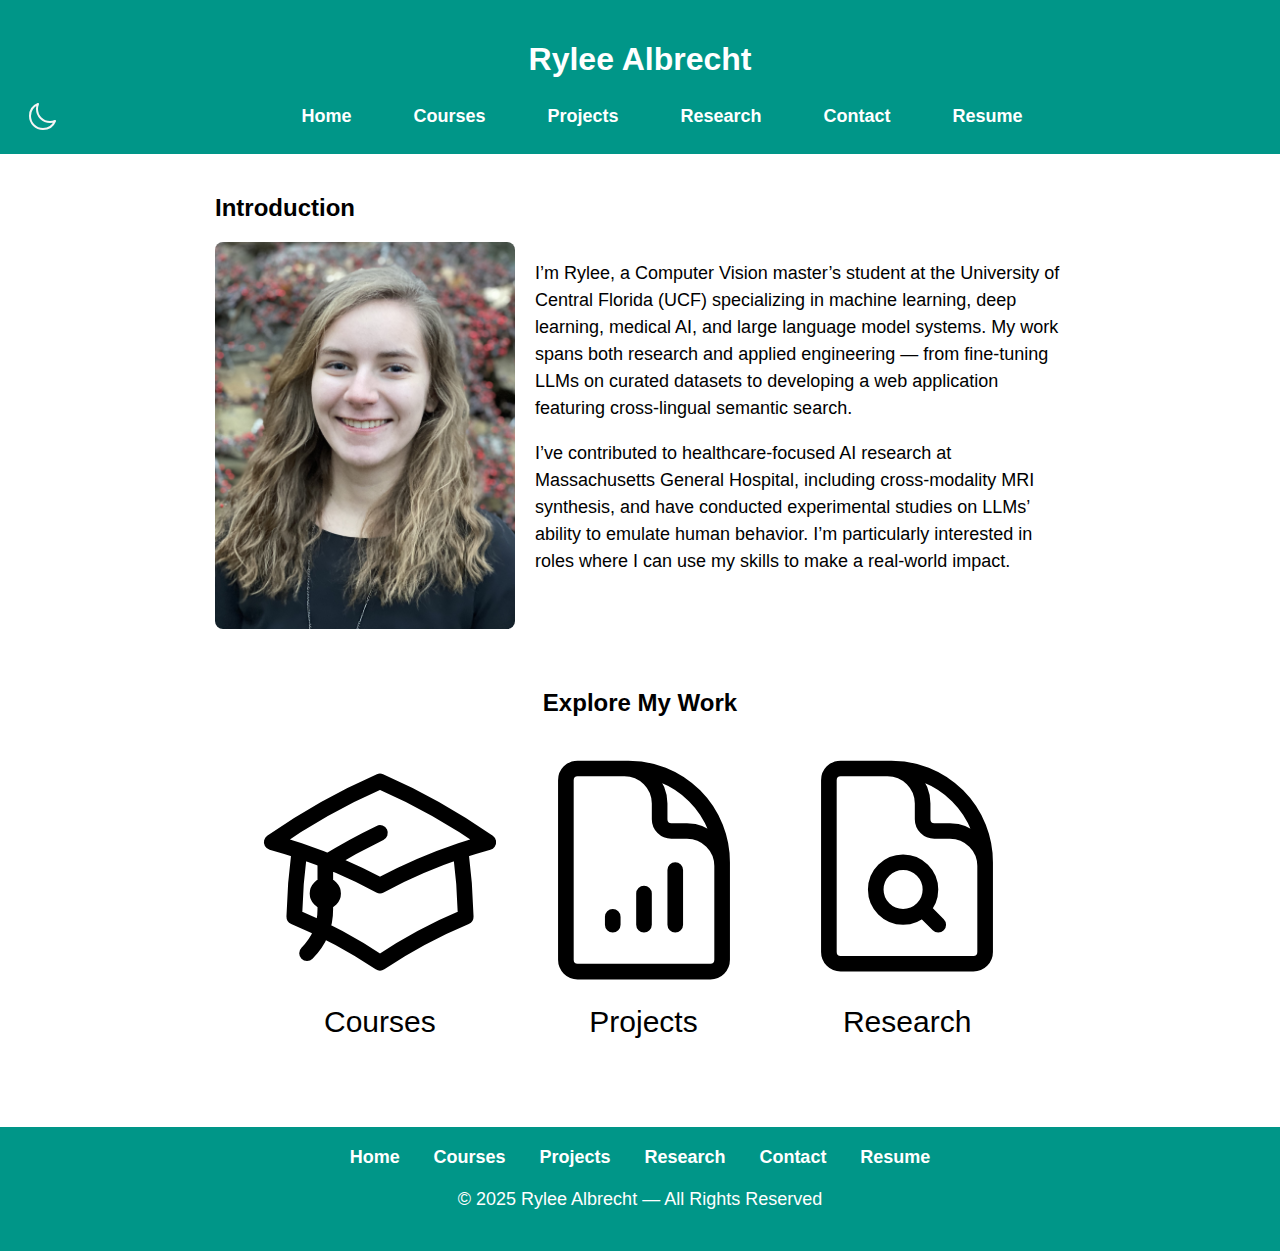
<file: index.html>
<!DOCTYPE html>
<html lang="en">
<head>
  <!-- Google Analytics -->
  <!-- <script async src="https://www.googletagmanager.com/gtag/js?id=G-XXXXXXXXXX"></script>
  <script>
    window.dataLayer = window.dataLayer || [];
    function gtag(){dataLayer.push(arguments);}
    gtag('js', new Date());
    gtag('config', 'G-XXXXXXXXXX');
  </script> -->

  <script>
    (function () {
      const storedTheme = localStorage.getItem("theme");
      const prefersDark = window.matchMedia("(prefers-color-scheme: dark)").matches;

      if (storedTheme === "dark" || (!storedTheme && prefersDark)) {
        document.documentElement.classList.add("dark");
      }
    })();
  </script>

  <meta charset="UTF-8" />
  <meta name="viewport" content="width=device-width, initial-scale=1.0" />
  <title>Rylee Albrecht</title>

  <link rel="stylesheet" href="style.css" />
</head>

<body>

  <header>
    <h1>Rylee Albrecht</h1>
  
    <nav class="main-nav">
      <!-- Left: theme toggle -->
      <button id="theme-toggle" aria-label="Toggle dark mode" aria-pressed="false">
        <!-- sun -->
        <svg class="icon sun" xmlns="http://www.w3.org/2000/svg" fill="none"
          viewBox="0 0 24 24" stroke-width="1.5" stroke="currentColor">
          <path stroke-linecap="round" stroke-linejoin="round"
            d="M12 3v2.25m6.364.386-1.591 1.591M21 12h-2.25m-.386 6.364-1.591-1.591M12 
            18.75V21m-4.773-4.227-1.591 1.591M5.25 12H3m4.227-4.773L5.636 5.636M15.75 12a3.75 
            3.75 0 1 1-7.5 0 3.75 3.75 0 1 1 7.5 0Z" />
        </svg>
  
        <!-- moon -->
        <svg class="icon moon" xmlns="http://www.w3.org/2000/svg" fill="none"
          viewBox="0 0 24 24" stroke-width="1.5" stroke="currentColor">
          <path stroke-linecap="round" stroke-linejoin="round"
            d="M21.752 15.002A9.72 9.72 0 0 1 18 15.75c-5.385 0-9.75-4.365-9.75-9.75 
            0-1.33.266-2.597.748-3.752A9.753 9.753 0 0 0 3 11.25C3 16.635 7.365 21 
            12.75 21a9.753 9.753 0 0 0 9.002-5.998Z" />
        </svg>
      </button>
  
      <!-- Center: nav links -->
      <ul class="nav-links" id="nav-links">
        <li><a href="index.html" class="active">Home</a></li>
        <li><a href="courses.html">Courses</a></li>
        <li><a href="projects.html">Projects</a></li>
        <li><a href="research.html">Research</a></li>
        <li><a href="contact.html">Contact</a></li>
        <li><a href="docs/Rylee_Albrecht_Resume.pdf" target="_blank">Resume</a></li>
      </ul>
  
      <!-- Right: spacer or hamburger -->
      <div class="nav-toggle" id="nav-toggle">&#9776;</div>
    </nav>
  </header>
  
  

  <div class="container">
    <h2 class="intro-header">Introduction</h2>
    <div class="about">
      <img src="images/portrait.jpg" width="300" alt="Photo of Rylee" class="about-img" loading="eager">
      <div class="about-text">
        <p>I’m Rylee, a Computer Vision master’s student at the University of Central Florida (UCF) specializing in machine learning, deep learning, medical AI, and large language model systems. 
          My work spans both research and applied engineering — from fine-tuning LLMs on curated datasets to developing a web application featuring cross-lingual semantic search. </p> 
        <p>I’ve contributed to healthcare-focused AI research at Massachusetts General Hospital, including cross-modality MRI synthesis, and have conducted experimental studies on LLMs’ ability 
          to emulate human behavior. I’m particularly interested in roles where I can use my skills to make a real-world impact.
        </p>
      </div>
    </div>
    
    <section id="links">
      <h2>Explore My Work</h2>
      <a href="courses.html" class="icon-link">
        <div class="icon-wrapper">
          <svg xmlns="http://www.w3.org/2000/svg" fill="none" viewBox="0 0 24 24" stroke-width="1.5" stroke="currentColor" class="size-6">
            <path stroke-linecap="round" stroke-linejoin="round" d="M4.26 10.147a60.438 60.438 0 0 0-.491 6.347A48.62 48.62 0 0 1 12 20.904a48.62 48.62 0 0 1 8.232-4.41 60.46 60.46 0 0 0-.491-6.347m-15.482 0a50.636 50.636 0 0 0-2.658-.813A59.906 59.906 0 0 1 12 3.493a59.903 59.903 0 0 1 10.399 5.84c-.896.248-1.783.52-2.658.814m-15.482 0A50.717 50.717 0 0 1 12 13.489a50.702 50.702 0 0 1 7.74-3.342M6.75 15a.75.75 0 1 0 0-1.5.75.75 0 0 0 0 1.5Zm0 0v-3.675A55.378 55.378 0 0 1 12 8.443m-7.007 11.55A5.981 5.981 0 0 0 6.75 15.75v-1.5" />
          </svg> 
          <span>Courses</span>
        </div>
      </a>
      <a href="projects.html" class="icon-link">
        <div class="icon-wrapper">
          <svg xmlns="http://www.w3.org/2000/svg" fill="none" viewBox="0 0 24 24" stroke-width="1.5" stroke="currentColor" class="size-6">
            <path stroke-linecap="round" stroke-linejoin="round" d="M19.5 14.25v-2.625a3.375 3.375 0 0 0-3.375-3.375h-1.5A1.125 1.125 0 0 1 13.5 7.125v-1.5a3.375 3.375 0 0 0-3.375-3.375H8.25M9 16.5v.75m3-3v3M15 12v5.25m-4.5-15H5.625c-.621 0-1.125.504-1.125 1.125v17.25c0 .621.504 1.125 1.125 1.125h12.75c.621 0 1.125-.504 1.125-1.125V11.25a9 9 0 0 0-9-9Z" />
          </svg>          
          <span>Projects</span>
        </div>
      </a>
      <a href="research.html" class="icon-link">
        <div class="icon-wrapper">
          <svg xmlns="http://www.w3.org/2000/svg" fill="none" viewBox="0 0 24 24" stroke-width="1.5" stroke="currentColor" class="size-6">
            <path stroke-linecap="round" stroke-linejoin="round" d="M19.5 14.25v-2.625a3.375 3.375 0 0 0-3.375-3.375h-1.5A1.125 1.125 0 0 1 13.5 7.125v-1.5a3.375 3.375 0 0 0-3.375-3.375H8.25m5.231 13.481L15 17.25m-4.5-15H5.625c-.621 0-1.125.504-1.125 1.125v16.5c0 .621.504 1.125 1.125 1.125h12.75c.621 0 1.125-.504 1.125-1.125V11.25a9 9 0 0 0-9-9Zm3.75 11.625a2.625 2.625 0 1 1-5.25 0 2.625 2.625 0 0 1 5.25 0Z" />
          </svg>           
          <span>Research</span>
        </div>
      </a>
    </section>
  </div>

  <footer>
    <div class="footer-content">
      <nav class="footer-nav">
        <a href="index.html" class="active">Home</a>
        <a href="courses.html">Courses</a>
        <a href="projects.html">Projects</a>
        <a href="research.html">Research</a>
        <a href="contact.html">Contact</a>
        <a href="docs/Rylee_Albrecht_Resume.pdf" target="_blank">Resume</a>
      </nav>
  
      <p>© 2025 Rylee Albrecht — All Rights Reserved</p>
    </div>
  </footer>
  <script src="javascript/nav.js"></script>
  <script src="javascript/theme.js"></script>
</body>
</html>
</file>
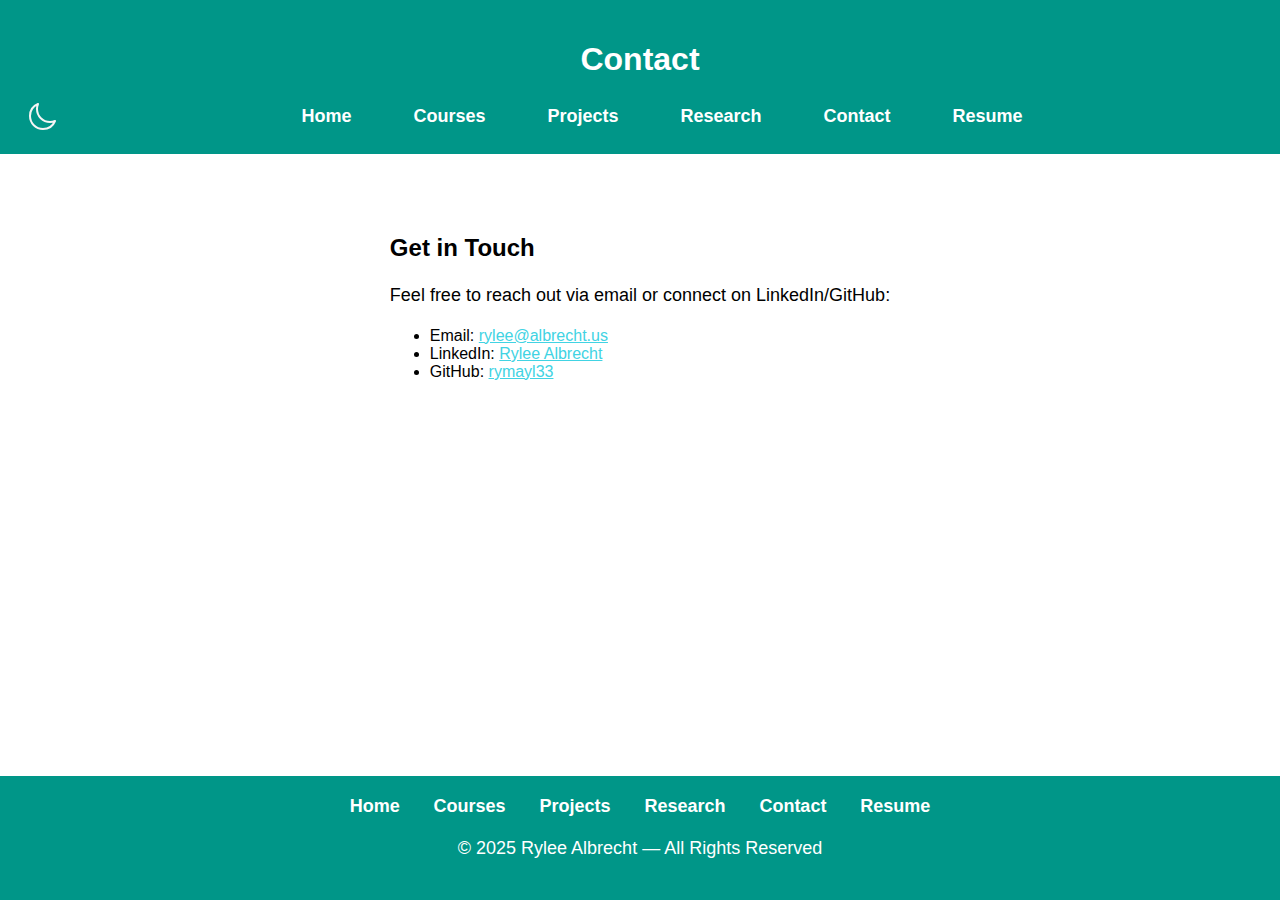
<file: contact.html>
<!DOCTYPE html>
<html lang="en">
<head>
  <script>
    (function () {
      const storedTheme = localStorage.getItem("theme");
      const prefersDark = window.matchMedia("(prefers-color-scheme: dark)").matches;

      if (storedTheme === "dark" || (!storedTheme && prefersDark)) {
        document.documentElement.classList.add("dark");
      }
    })();
  </script>

  <meta charset="UTF-8" />
  <meta name="viewport" content="width=device-width, initial-scale=1.0" />
  <title>Contact — Rylee Albrecht</title>
  <link rel="stylesheet" href="style.css" />
</head>

<body class="short-page">

  <header>
    <h1>Contact</h1>
  
    <nav class="main-nav">
      <button id="theme-toggle" aria-label="Toggle dark mode" aria-pressed="false">
        <svg class="icon sun" xmlns="http://www.w3.org/2000/svg" fill="none"
          viewBox="0 0 24 24" stroke-width="1.5" stroke="currentColor">
          <path stroke-linecap="round" stroke-linejoin="round"
            d="M12 3v2.25m6.364.386-1.591 1.591M21 12h-2.25m-.386 6.364-1.591-1.591M12 
            18.75V21m-4.773-4.227-1.591 1.591M5.25 12H3m4.227-4.773L5.636 5.636M15.75 12a3.75 
            3.75 0 1 1-7.5 0 3.75 3.75 0 1 1 7.5 0Z" />
        </svg>
  
        <svg class="icon moon" xmlns="http://www.w3.org/2000/svg" fill="none"
          viewBox="0 0 24 24" stroke-width="1.5" stroke="currentColor">
          <path stroke-linecap="round" stroke-linejoin="round"
            d="M21.752 15.002A9.72 9.72 0 0 1 18 15.75c-5.385 0-9.75-4.365-9.75-9.75 
            0-1.33.266-2.597.748-3.752A9.753 9.753 0 0 0 3 11.25C3 16.635 7.365 21 
            12.75 21a9.753 9.753 0 0 0 9.002-5.998Z" />
        </svg>
      </button>
  
      <ul class="nav-links" id="nav-links">
        <li><a href="index.html">Home</a></li>
        <li><a href="courses.html">Courses</a></li>
        <li><a href="projects.html">Projects</a></li>
        <li><a href="research.html">Research</a></li>
        <li><a href="contact.html" class="active">Contact</a></li>
        <li><a href="docs/Rylee_Albrecht_Resume.pdf" target="_blank">Resume</a></li>
      </ul>
  
      <div class="nav-toggle" id="nav-toggle">&#9776;</div>
    </nav>
  </header>

  <div class="container">
    <section>
      <h2>Get in Touch</h2>
      <p>Feel free to reach out via email or connect on LinkedIn/GitHub:</p>
  
      <ul>
      <li>Email: <a href="mailto:rylee@albrecht.us" class="text-link">rylee@albrecht.us</a></li>
      <li>LinkedIn: <a href="https://www.linkedin.com/in/rylee-albrecht-30213a172/" target="_blank" class="text-link">Rylee Albrecht</a></li>
      <li>GitHub: <a href="https://github.com/rymayl33" target="_blank" class="text-link">rymayl33</a></li>
      </ul>
    </section>
  </div>

  <footer>
    <div class="footer-content">
      <nav class="footer-nav">
        <a href="index.html">Home</a>
        <a href="courses.html">Courses</a>
        <a href="projects.html">Projects</a>
        <a href="research.html">Research</a>
        <a href="contact.html" class="active">Contact</a>
        <a href="docs/Rylee_Albrecht_Resume.pdf" target="_blank">Resume</a>
      </nav>
  
      <p>© 2025 Rylee Albrecht — All Rights Reserved</p>
    </div>
  </footer>
  <script src="javascript/nav.js"></script>
  <script src="javascript/theme.js"></script>
</body>
</html>
</file>
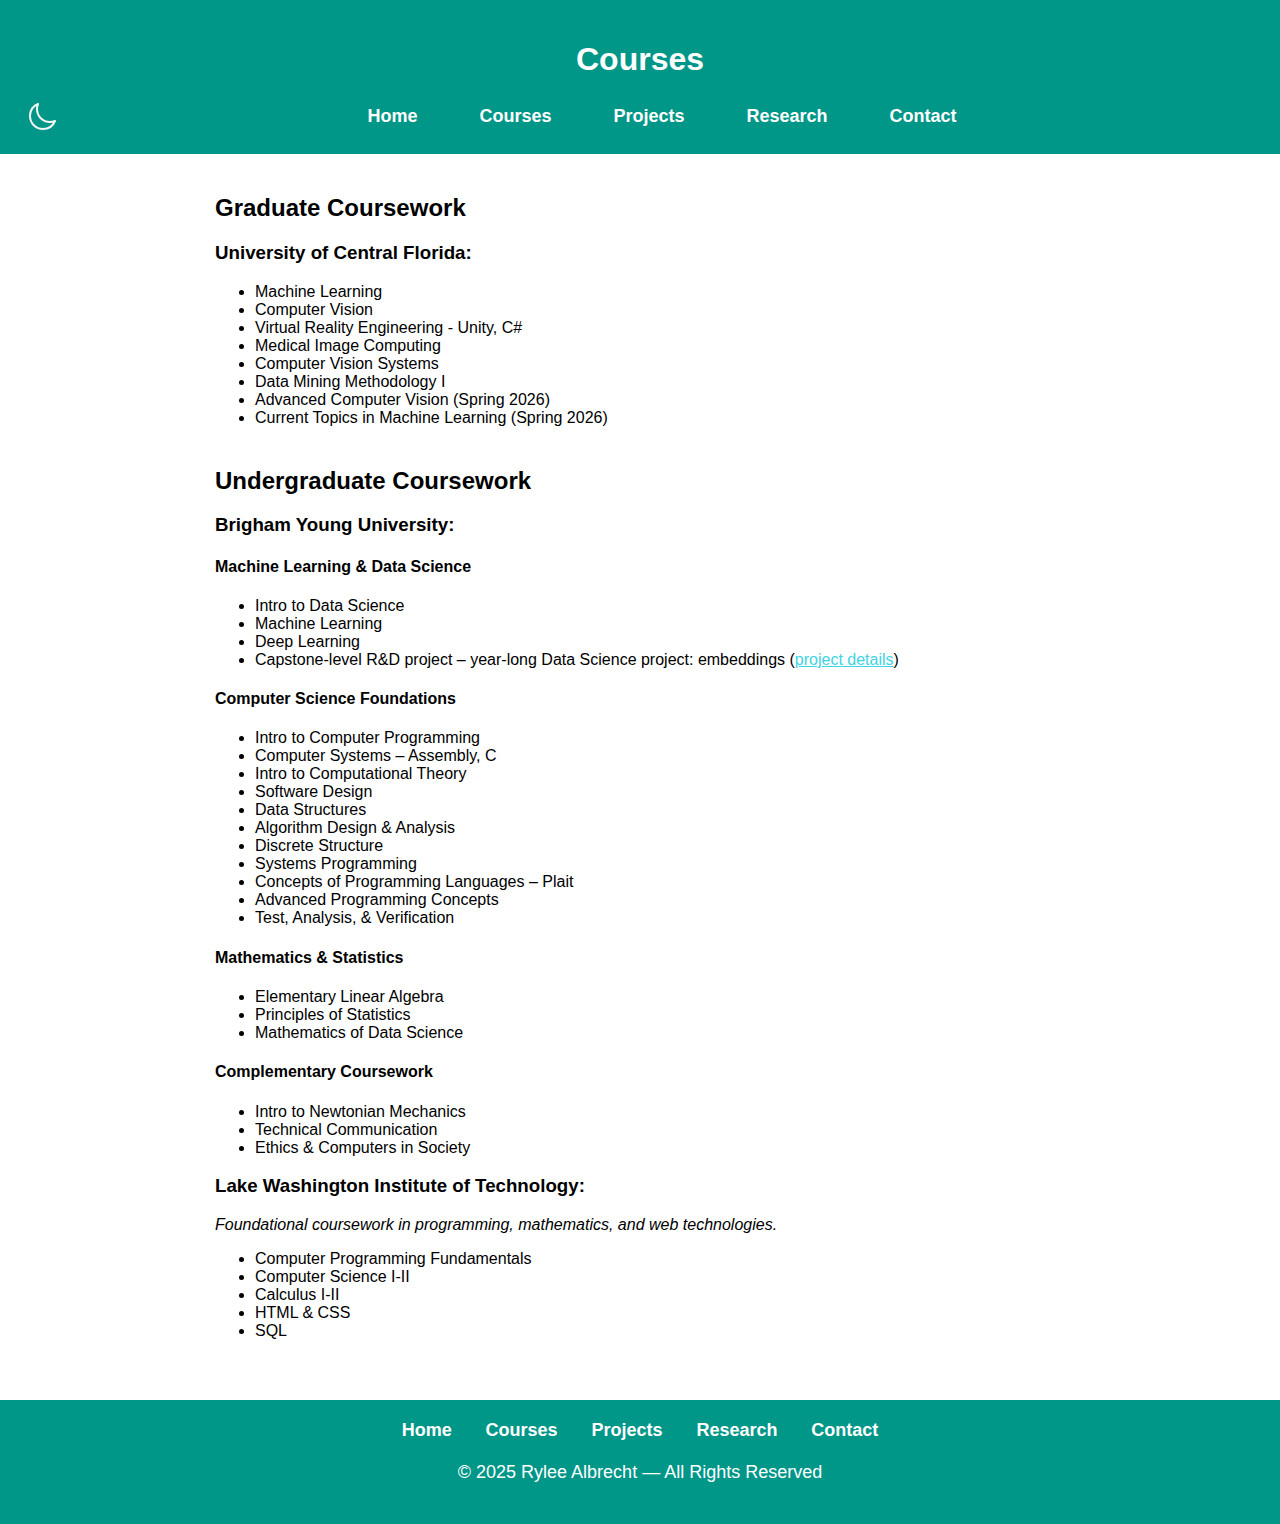
<file: courses.html>
<!DOCTYPE html>
<html lang="en">
<head>
  <script>
    (function () {
      const storedTheme = localStorage.getItem("theme");
      const prefersDark = window.matchMedia("(prefers-color-scheme: dark)").matches;

      if (storedTheme === "dark" || (!storedTheme && prefersDark)) {
        document.documentElement.classList.add("dark");
      }
    })();
  </script>
  
  <meta charset="UTF-8" />
  <meta name="viewport" content="width=device-width, initial-scale=1.0" />
  <title>Courses — Rylee Albrecht</title>
  <link rel="stylesheet" href="style.css" />
</head>

<body>

  <header>
    <h1>Courses</h1>
  
    <nav class="main-nav">
      <button id="theme-toggle" aria-label="Toggle dark mode" aria-pressed="false">
        <svg class="icon sun" xmlns="http://www.w3.org/2000/svg" fill="none"
          viewBox="0 0 24 24" stroke-width="1.5" stroke="currentColor">
          <path stroke-linecap="round" stroke-linejoin="round"
            d="M12 3v2.25m6.364.386-1.591 1.591M21 12h-2.25m-.386 6.364-1.591-1.591M12 
            18.75V21m-4.773-4.227-1.591 1.591M5.25 12H3m4.227-4.773L5.636 5.636M15.75 12a3.75 
            3.75 0 1 1-7.5 0 3.75 3.75 0 1 1 7.5 0Z" />
        </svg>
  
        <svg class="icon moon" xmlns="http://www.w3.org/2000/svg" fill="none"
          viewBox="0 0 24 24" stroke-width="1.5" stroke="currentColor">
          <path stroke-linecap="round" stroke-linejoin="round"
            d="M21.752 15.002A9.72 9.72 0 0 1 18 15.75c-5.385 0-9.75-4.365-9.75-9.75 
            0-1.33.266-2.597.748-3.752A9.753 9.753 0 0 0 3 11.25C3 16.635 7.365 21 
            12.75 21a9.753 9.753 0 0 0 9.002-5.998Z" />
        </svg>
      </button>
  
      <ul class="nav-links" id="nav-links">
        <li><a href="index.html">Home</a></li>
        <li><a href="courses.html" class="active">Courses</a></li>
        <li><a href="projects.html">Projects</a></li>
        <li><a href="research.html">Research</a></li>
        <li><a href="contact.html">Contact</a></li>
      </ul>
  
      <div class="nav-toggle" id="nav-toggle">&#9776;</div>
    </nav>
  </header>

  <div class="container">
    <section>
      <h2>Graduate Coursework</h2>

      <h3>University of Central Florida:</h3>
      <ul>
        <li>Machine Learning</li>
        <li>Computer Vision</li>
        <li>Virtual Reality Engineering - Unity, C#</li>
        <li>Medical Image Computing</li>
        <li>Computer Vision Systems</li>
        <li>Data Mining Methodology I</li>
        <li>Advanced Computer Vision (Spring 2026)</li>
        <li>Current Topics in Machine Learning (Spring 2026)</li>
      </ul>
    </section>

    <section>
      <h2>Undergraduate Coursework</h2>
      
      <h3>Brigham Young University:</h3>
      
      <h4>Machine Learning & Data Science</h4>
      <ul>
        <li>Intro to Data Science</li>
        <li>Machine Learning</li>
        <li>Deep Learning</li>
        <li>
          Capstone-level R&D project – year-long Data Science project: embeddings 
          <span title="Click to see detailed project on Research page">
            (<a href="research.html#scripture-connections" class="text-link">project details</a>)
          </span>
        </li>
      </ul>

      <h4>Computer Science Foundations</h4>
      <ul>
        <li>Intro to Computer Programming</li>
        <li>Computer Systems – Assembly, C</li>
        <li>Intro to Computational Theory</li>
        <li>Software Design</li>
        <li>Data Structures</li>
        <li>Algorithm Design & Analysis</li>
        <li>Discrete Structure</li>
        <li>Systems Programming</li>
        <li>Concepts of Programming Languages – Plait</li>
        <li>Advanced Programming Concepts</li>
        <li>Test, Analysis, & Verification</li>
      </ul>

      <h4>Mathematics & Statistics</h4>
        <ul>
          <li>Elementary Linear Algebra</li>
          <li>Principles of Statistics</li>
          <li>Mathematics of Data Science</li>
        </ul>

      <h4>Complementary Coursework</h4>
      <ul>
        <li>Intro to Newtonian Mechanics</li>
        <li>Technical Communication</li>
        <li>Ethics & Computers in Society</li>
      </ul>
    </section>

    <section>
      <h3>Lake Washington Institute of Technology:</h3>
      <em>Foundational coursework in programming, mathematics, and web technologies.</em>
      <ul>
        <li>Computer Programming Fundamentals</li>
        <li>Computer Science I-II</li>
        <li>Calculus I-II</li>
        <li>HTML & CSS</li>
        <li>SQL</li>
      </ul>
    </section>
  </div>

  <footer>
    <div class="footer-content">
      <nav class="footer-nav">
        <a href="index.html">Home</a>
        <a href="courses.html" class="active">Courses</a>
        <a href="projects.html">Projects</a>
        <a href="research.html">Research</a>
        <a href="contact.html">Contact</a>
      </nav>
  
      <p>© 2025 Rylee Albrecht — All Rights Reserved</p>
    </div>
  </footer>
  <script src="javascript/nav.js"></script>
  <script src="javascript/theme.js"></script>

</body>
</html>
</file>
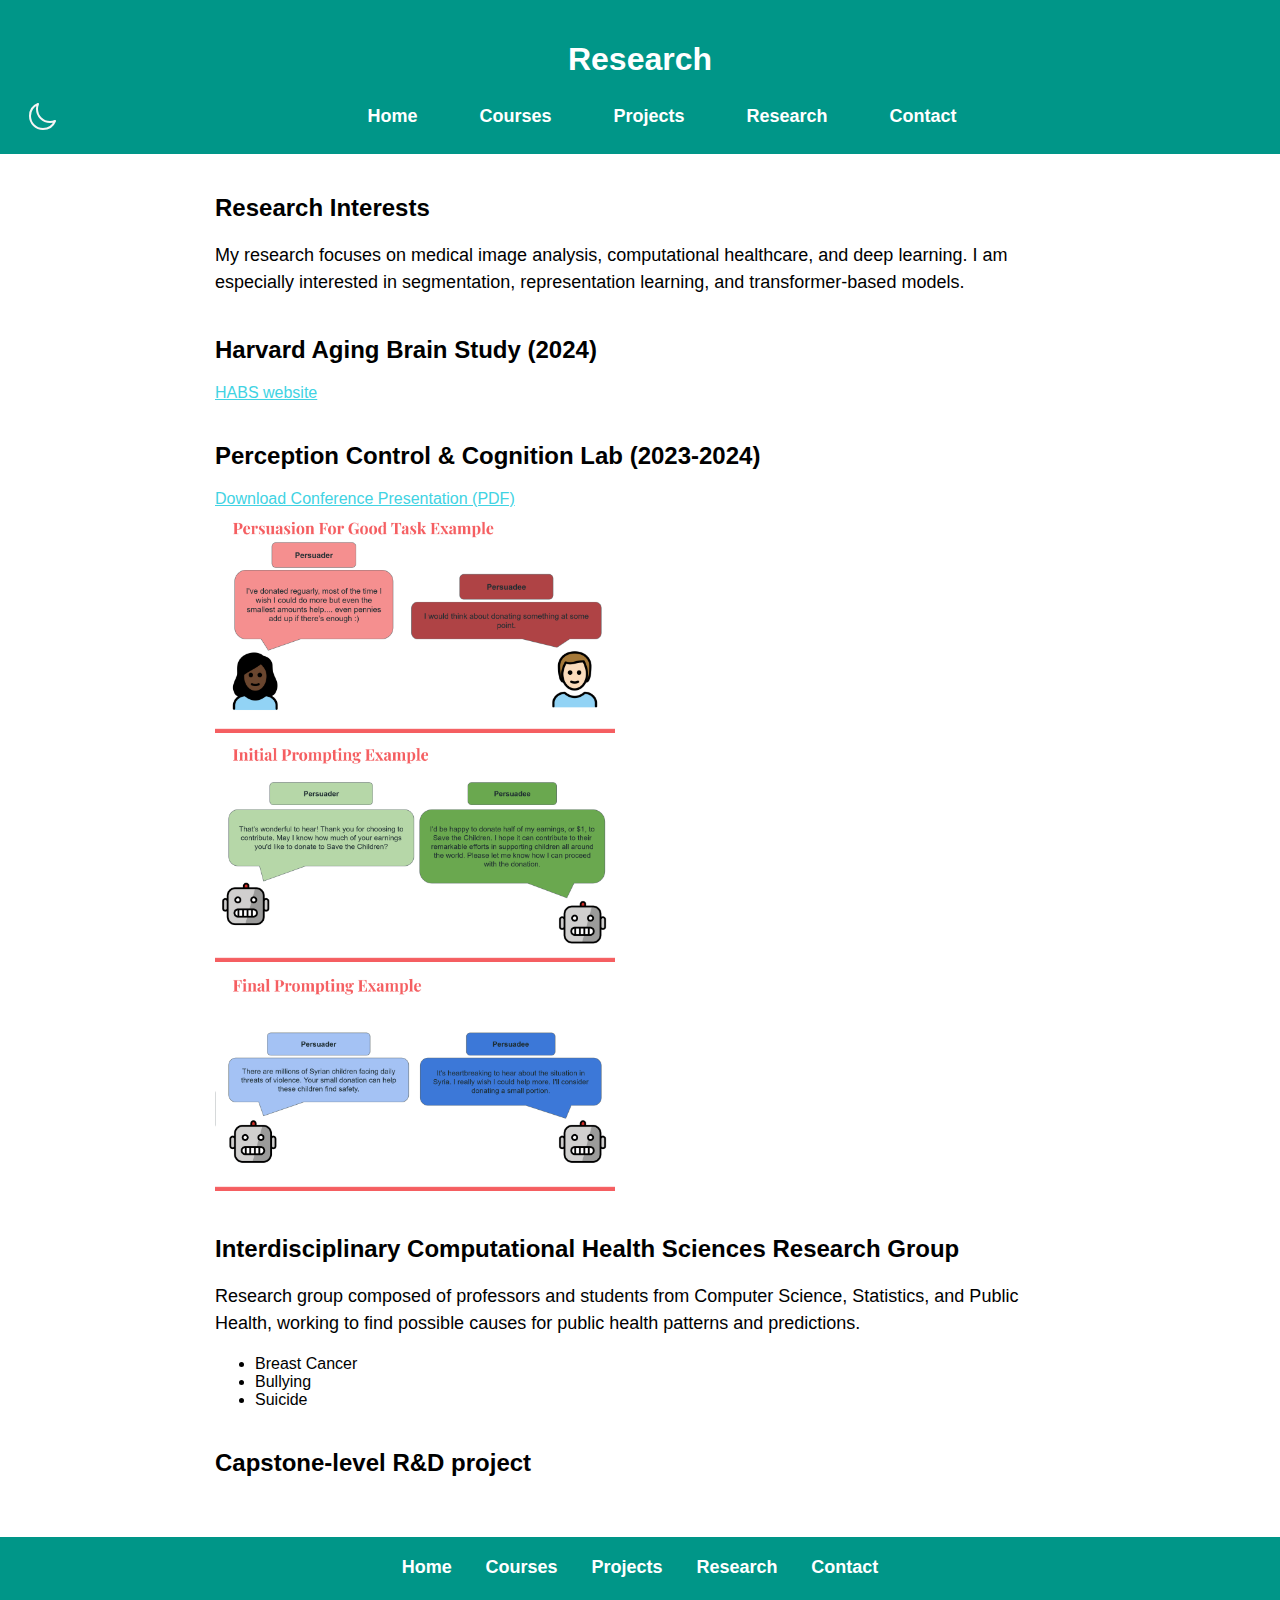
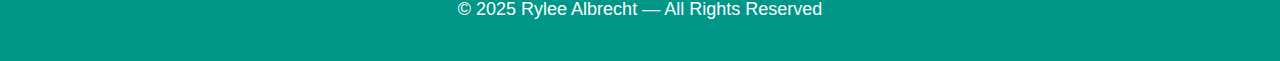
<file: research.html>
<!DOCTYPE html>
<html lang="en">
<head>
  <script>
    (function () {
      const storedTheme = localStorage.getItem("theme");
      const prefersDark = window.matchMedia("(prefers-color-scheme: dark)").matches;

      if (storedTheme === "dark" || (!storedTheme && prefersDark)) {
        document.documentElement.classList.add("dark");
      }
    })();
  </script>
  
  <meta charset="UTF-8" />
  <meta name="viewport" content="width=device-width, initial-scale=1.0" />
  <title>Research — Rylee Albrecht</title>
  <link rel="stylesheet" href="style.css" />
</head>

<body>

  <header>
    <h1>Research</h1>
  
    <nav class="main-nav">
      <button id="theme-toggle" aria-label="Toggle dark mode" aria-pressed="false">
        <svg class="icon sun" xmlns="http://www.w3.org/2000/svg" fill="none"
          viewBox="0 0 24 24" stroke-width="1.5" stroke="currentColor">
          <path stroke-linecap="round" stroke-linejoin="round"
            d="M12 3v2.25m6.364.386-1.591 1.591M21 12h-2.25m-.386 6.364-1.591-1.591M12 
            18.75V21m-4.773-4.227-1.591 1.591M5.25 12H3m4.227-4.773L5.636 5.636M15.75 12a3.75 
            3.75 0 1 1-7.5 0 3.75 3.75 0 1 1 7.5 0Z" />
        </svg>
  
        <svg class="icon moon" xmlns="http://www.w3.org/2000/svg" fill="none"
          viewBox="0 0 24 24" stroke-width="1.5" stroke="currentColor">
          <path stroke-linecap="round" stroke-linejoin="round"
            d="M21.752 15.002A9.72 9.72 0 0 1 18 15.75c-5.385 0-9.75-4.365-9.75-9.75 
            0-1.33.266-2.597.748-3.752A9.753 9.753 0 0 0 3 11.25C3 16.635 7.365 21 
            12.75 21a9.753 9.753 0 0 0 9.002-5.998Z" />
        </svg>
      </button>
  
      <ul class="nav-links" id="nav-links">
        <li><a href="index.html">Home</a></li>
        <li><a href="courses.html">Courses</a></li>
        <li><a href="projects.html">Projects</a></li>
        <li><a href="research.html" class="active">Research</a></li>
        <li><a href="contact.html">Contact</a></li>
      </ul>
  
      <div class="nav-toggle" id="nav-toggle">&#9776;</div>
    </nav>
  </header>

  <div class="container">

    <section>
      <h2>Research Interests</h2>
      <p>
        My research focuses on medical image analysis, computational healthcare, and deep learning.
        I am especially interested in segmentation, representation learning, and transformer-based models.
      </p>
    </section>

    <section>
      <h2>Harvard Aging Brain Study (2024)</h2>
      <a href="https://habs.mgh.harvard.edu/" target="_blank" class="text-link">
        HABS website
      </a>
    </section>

    <section>
      <h2>Perception Control & Cognition Lab (2023-2024)</h2>
      <a href="docs/Mimicking Persuasive Conversational Dynamics with Language Models.pdf" target="_blank" class="text-link">
        Download Conference Presentation (PDF)
      </a>

      <div class="PCCL-image">
        <a href="images/pfg_ex.png" target="_blank">
          <img
            src="images/pfg_ex.png"
            width="400"
            alt="Example of">
        </a>
      </div>

      <div class="PCCL-image">
        <a href="images/ip_ex.png" target="_blank">
          <img
            src="images/ip_ex.png"
            width="400"
            alt="Example of">
        </a>

        <div class="PCCL-image">
          <a href="images/fp_ex.png" target="_blank">
            <img
              src="images/fp_ex.png"
              width="400"
              alt="Example of">
          </a>
        </div>
      </div>
    </section>
     
    <section>
      <h2>Interdisciplinary Computational Health Sciences Research Group</h2>
      <p>Research group composed of professors and students from Computer Science, Statistics, and Public Health, working to find possible causes for public health patterns and predictions.</p>
      <ul>
        <li>Breast Cancer</li>
        <li>Bullying</li>
        <li>Suicide</li>
      </ul>
    </section>

    <section id="scripture-connections">
      <h2>Capstone-level R&D project</h2>
      <p></p>
    </section>

  </div>

  <footer>
    <div class="footer-content">
      <nav class="footer-nav">
        <a href="index.html">Home</a>
        <a href="courses.html">Courses</a>
        <a href="projects.html">Projects</a>
        <a href="research.html" class="active">Research</a>
        <a href="contact.html">Contact</a>
      </nav>
  
      <p>© 2025 Rylee Albrecht — All Rights Reserved</p>
    </div>
  </footer>
  <script src="javascript/nav.js"></script>
  <script src="javascript/theme.js"></script>
</body>
</html>
</file>
<file: style.css>
/* ===== Header & Navigation ===== */
html {
  forced-color-adjust: none;
}

header {
  background: #009688;
  padding: 20px;
  color: white;
  text-align: center;
}

:root {
  --bg-color: #ffffff;
  --text-color: #000000;
}

html.dark {
  --bg-color: #121212;
  --text-color: #f5f5f5;
}

body {
  margin: 0;
  font-family: Arial, Helvetica, sans-serif;
  background-color: var(--bg-color);
  color: var(--text-color);
  transition: background-color 0.3s, color 0.3s;
}

.main-nav {
  display: grid;
  grid-template-columns: auto 1fr auto;
  align-items: center;
}

/* Center nav links */
.nav-links {
  display: flex;
  justify-content: center;
  gap: 2rem;
  list-style: none;
  margin: 0;
  padding: 0;
}

/* Theme toggle (left) */
#theme-toggle {
  background: none;
  border: none;
  cursor: pointer;
  display: flex;
  align-items: center;
}

/* Icons */
#theme-toggle .icon {
  width: 32px;
  height: 32px;
  stroke: currentColor;
  color: #f5f5f5;
}

/* Light mode → show moon */
#theme-toggle .sun {
  display: none;
}

/* Dark mode → show sun */
html.dark #theme-toggle .sun {
  display: block;
}

html.dark #theme-toggle .moon {
  display: none;
}

.nav-toggle {
  display: none;
  position: absolute;
  right: 0;          
  font-size: 24px;
  cursor: pointer;
}

p {
  font-size: 18px;
  line-height: 1.5;
}

nav a {
  color: white;
  margin: 0 15px;
  font-size: 18px;
  text-decoration: none;
  font-weight: bold;
}

nav a:hover {
  color: #00fcfc;
}

/* ===== Layout ===== */
.container {
  max-width: 850px;
  margin: 40px auto;
  padding: 0 20px;
  text-align: left;
}

h2 {
  margin-top: 40px;
}

/* ===== Footer ===== */
.footer-content {
  margin-top: 60px;
  padding: 20px;
  background: #009688;
  color: white;
  text-align: center;
  font-size: 14px;
}

.short-page {
  min-height: 100vh;
  display: flex;
  flex-direction: column;
}

.short-page .container {
  flex: 1;
}

.video-container {
  display: flex;
  justify-content: center;
  margin-top: 20px;
}

.text-link:link {
  color: #41d3e3;/* normal link */
}

.text-link:visited {
  color: #388eff; /* visited link */
}

.text-link:hover {
  color: #27ea71; /* hover */
  text-decoration: underline;
}

.text-link:active {
  color: #41e846; /* while clicking */
}

/* Container for the section */
#links {
  max-width: 850px;  
  margin: 0 auto;
  padding: 20px;
  text-align: center;
}

/* Make the links row flex on desktop */
#links .icon-link {
  display: inline-flex;       
  width: 30%;                 
  min-width: 150px;           
  margin: 1%;                 
  text-decoration: none;
  color: inherit;
  vertical-align: top;
  transition: transform 0.2s ease, color 0.2s ease;
}

/* Flex container for image + text */
.about {
  display: flex;
  align-items: flex-start; 
  gap: 20px;             
  flex-wrap: wrap;         
}

/* Image styling */
.about-img {
  width: 300px;    
  height: auto;         
  border-radius: 8px;     
  flex-shrink: 0;         
}

.about-text {
  flex: 1;            
}

/* Icon + text layout */
.icon-wrapper {
  display: flex;
  flex-direction: column;
  align-items: center;
}

/* Icon styling */
.icon-wrapper svg {
  width: 250px;
  height: 250px;
  margin-bottom: 6px;
  transition: color 0.3s ease;
}

/* Text styling */
.icon-wrapper span {
  font-size: 30px;
  margin-top: 4px;
  transition: color 0.3s ease;
}

/* Hover effect for icon + text */
.icon-link:hover .icon-wrapper svg,
.icon-link:hover .icon-wrapper span {
  color: #0077ff;  
  transform: translateY(-3px);
}

.DCR-results {
  display: flex;
  align-items: flex-start; 
  gap: 20px;             
  flex-wrap: wrap; 
}

.DCR-image {
  width: 300px;    
  height: auto;         
  border-radius: 8px;     
  flex-shrink: 0;
}

.DRC-results-text {
  flex: 1;            
}

/* Mobile stacking */
@media (max-width: 750px) {
  #links .icon-link {
    display: block;  
    width: 80%;  
    margin: 15px auto; 
  }

  .icon-wrapper svg {
    width: 300px;
    height: 300px;
    margin-bottom: 6px;
    transition: color 0.3s ease;
  }

  .about-text {
    flex: 0 1 auto;        
  }

  .nav-links {
    display: none;
    flex-direction: column;
    position: absolute;
    top: 60px;   /* below header */
    right: 10px;
    width: 180px;
    background-color: #009688;
    border: 1px solid #ccc;
    z-index: 1000;
  }

  .nav-links.active {
    display: flex; 
  }

  .nav-toggle {
    display: block;
    position: absolute;
    top: 0;
    right: 10px;
    font-size: 30px;
    cursor: pointer;
    z-index: 1100; /* above menu */
    line-height: 60px; /* vertically center */
  }

  @media (max-width: 768px) {
    .DCR-results {
      flex-direction: column;
    }
  }
}
</file>
